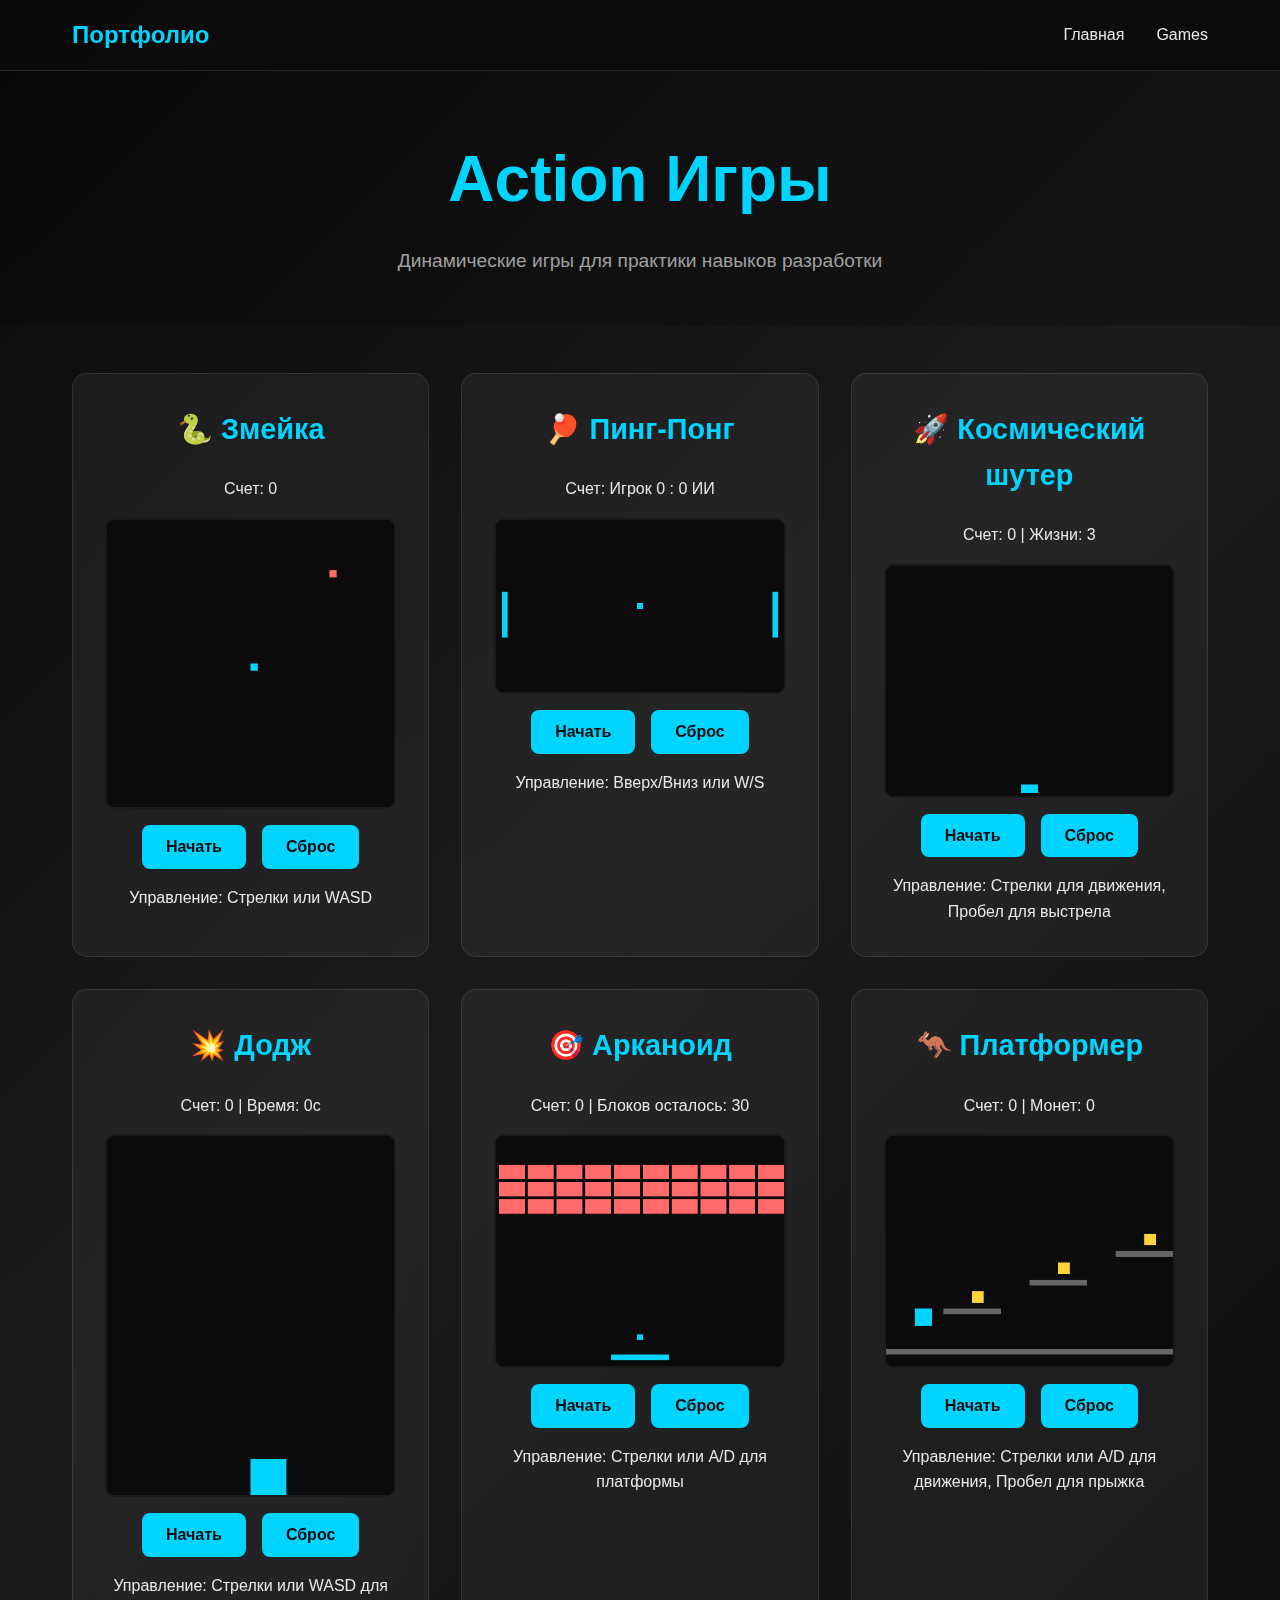
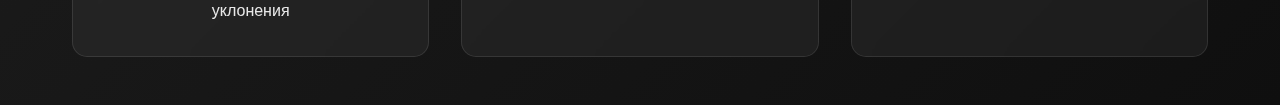
<file: games.html>
<!DOCTYPE html>
<html lang="ru">
<head>
    <meta charset="UTF-8">
    <meta name="viewport" content="width=device-width, initial-scale=1.0">
    <title>Игры - Портфолио</title>
    <link rel="stylesheet" href="styles.css">
    <link rel="stylesheet" href="games-styles.css">
</head>
<body>
    <!-- Навигация -->
    <nav class="nav">
        <div class="nav-container">
            <a href="index.html" class="nav-logo">Портфолио</a>
            <div class="nav-links">
                <a href="index.html" class="nav-link">Главная</a>
                <a href="games.html" class="nav-link">Games</a>
            </div>
        </div>
    </nav>

    <!-- Заголовок страницы игр -->
    <section class="games-header">
        <div class="games-header-container">
            <h1>Action Игры</h1>
            <p>Динамические игры для практики навыков разработки</p>
        </div>
    </section>

    <!-- Контейнер с играми -->
    <main class="games-container">
        <!-- Игра 1: Змейка -->
        <div class="game-card">
            <h2>🐍 Змейка</h2>
            <div class="game-content">
                <p>Счет: <span id="snakeScore">0</span></p>
                <canvas id="snakeCanvas" width="400" height="400"></canvas>
                <div class="game-controls">
                    <button onclick="startSnake()">Начать</button>
                    <button onclick="resetSnake()">Сброс</button>
                </div>
                <p>Управление: Стрелки или WASD</p>
            </div>
        </div>

        <!-- Игра 2: Пинг-Понг -->
        <div class="game-card">
            <h2>🏓 Пинг-Понг</h2>
            <div class="game-content">
                <p>Счет: Игрок <span id="pongPlayerScore">0</span> : <span id="pongAIScore">0</span> ИИ</p>
                <canvas id="pongCanvas" width="500" height="300"></canvas>
                <div class="game-controls">
                    <button onclick="startPong()">Начать</button>
                    <button onclick="resetPong()">Сброс</button>
                </div>
                <p>Управление: Вверх/Вниз или W/S</p>
            </div>
        </div>

        <!-- Игра 3: Космический шутер -->
        <div class="game-card">
            <h2>🚀 Космический шутер</h2>
            <div class="game-content">
                <p>Счет: <span id="shooterScore">0</span> | Жизни: <span id="shooterLives">3</span></p>
                <canvas id="shooterCanvas" width="500" height="400"></canvas>
                <div class="game-controls">
                    <button onclick="startShooter()">Начать</button>
                    <button onclick="resetShooter()">Сброс</button>
                </div>
                <p>Управление: Стрелки для движения, Пробел для выстрела</p>
            </div>
        </div>

        <!-- Игра 4: Додж (Уклонение) -->
        <div class="game-card">
            <h2>💥 Додж</h2>
            <div class="game-content">
                <p>Счет: <span id="dodgeScore">0</span> | Время: <span id="dodgeTime">0</span>с</p>
                <canvas id="dodgeCanvas" width="400" height="500"></canvas>
                <div class="game-controls">
                    <button onclick="startDodge()">Начать</button>
                    <button onclick="resetDodge()">Сброс</button>
                </div>
                <p>Управление: Стрелки или WASD для уклонения</p>
            </div>
        </div>

        <!-- Игра 5: Арканоид -->
        <div class="game-card">
            <h2>🎯 Арканоид</h2>
            <div class="game-content">
                <p>Счет: <span id="breakoutScore">0</span> | Блоков осталось: <span id="breakoutBlocks">30</span></p>
                <canvas id="breakoutCanvas" width="500" height="400"></canvas>
                <div class="game-controls">
                    <button onclick="startBreakout()">Начать</button>
                    <button onclick="resetBreakout()">Сброс</button>
                </div>
                <p>Управление: Стрелки или A/D для платформы</p>
            </div>
        </div>

        <!-- Игра 6: Платформер -->
        <div class="game-card">
            <h2>🦘 Платформер</h2>
            <div class="game-content">
                <p>Счет: <span id="platformerScore">0</span> | Монет: <span id="platformerCoins">0</span></p>
                <canvas id="platformerCanvas" width="500" height="400"></canvas>
                <div class="game-controls">
                    <button onclick="startPlatformer()">Начать</button>
                    <button onclick="resetPlatformer()">Сброс</button>
                </div>
                <p>Управление: Стрелки или A/D для движения, Пробел для прыжка</p>
            </div>
        </div>
    </main>

    <script src="games-script.js"></script>
</body>
</html>
</file>
<file: styles.css>
:root {
    --accent: #00d4ff;
    --bg-dark: #0b0b0b;
    --text-light: #e8e8e8;
    --text-muted: #a0a0a0;
}

* {
    margin: 0;
    padding: 0;
    box-sizing: border-box;
}

body {
    font-family: -apple-system, BlinkMacSystemFont, 'Segoe UI', Roboto, Oxygen, Ubuntu, Cantarell, sans-serif;
    background: linear-gradient(135deg, #0b0b0b 0%, #1a1a1a 50%, #0f0f0f 100%);
    color: var(--text-light);
    min-height: 100vh;
    line-height: 1.6;
    overflow-x: hidden;
}

/* Навигация */
.nav {
    position: fixed;
    top: 0;
    left: 0;
    right: 0;
    background: rgba(11, 11, 11, 0.8);
    backdrop-filter: blur(10px);
    z-index: 1000;
    padding: 1rem 0;
    border-bottom: 1px solid rgba(255, 255, 255, 0.1);
}

.nav-container {
    max-width: 1200px;
    margin: 0 auto;
    padding: 0 2rem;
    display: flex;
    justify-content: space-between;
    align-items: center;
}

.nav-logo {
    font-size: 1.5rem;
    font-weight: 700;
    color: var(--accent);
    text-decoration: none;
    transition: transform 0.3s ease;
}

.nav-logo:hover {
    transform: scale(1.05);
}

.nav-links {
    display: flex;
    gap: 2rem;
}

.nav-link {
    color: var(--text-light);
    text-decoration: none;
    font-weight: 500;
    transition: color 0.3s ease;
    position: relative;
}

.nav-link::after {
    content: '';
    position: absolute;
    bottom: -5px;
    left: 0;
    width: 0;
    height: 2px;
    background: var(--accent);
    transition: width 0.3s ease;
}

.nav-link:hover {
    color: var(--accent);
}

.nav-link:hover::after {
    width: 100%;
}

/* =========================
   Hero-секция + Космический фон
   ========================= */
.hero {
    min-height: 100vh;
    display: flex;
    align-items: center;
    justify-content: center;
    padding: 8rem 2rem 4rem;
    position: relative;
    overflow: hidden;

    /* базовый космический градиент */
    background: radial-gradient(1200px 800px at 50% 30%, #0b1630 0%, #02040a 55%, #000 100%);
}

/* мягкая подсветка поверх космоса (но под текстом) */
.hero::before {
    content: '';
    position: absolute;
    inset: -10%;
    background:
        radial-gradient(circle at 50% 35%, rgba(0, 212, 255, 0.08) 0%, transparent 55%),
        radial-gradient(circle at 20% 80%, rgba(120, 80, 255, 0.07) 0%, transparent 60%),
        radial-gradient(circle at 80% 75%, rgba(255, 120, 120, 0.05) 0%, transparent 55%);
    pointer-events: none;
    z-index: 1;
    animation: pulse 6s ease-in-out infinite;
}

/* Сцена космоса (контейнер для canvas и спрайтов) */
#spaceScene {
    position: absolute;
    inset: 0;
    z-index: 0;
    pointer-events: none;

    /* плавное "скольжение" фона при движении курсора (JS меняет transform) */
    will-change: transform;
    transition: transform 220ms ease-out;
}

/* canvas со звёздами */
#spaceCanvas {
    position: absolute;
    inset: 0;
    width: 100%;
    height: 100%;
    pointer-events: none;
    z-index: 1;
}

/*
  ВАЖНО: чтобы вращение не конфликтовало с JS-перемещением,
  используем ОБЁРТКУ (позиционирует JS) и ВНУТРЕННЮЮ КАРТИНКУ (крутит CSS):

  <div class="space-sprite space-sprite--planet spin-cw">
    <img class="space-sprite__img" id="earth" src="...">
  </div>
*/
.space-sprite {
    position: absolute;
    left: 0;
    top: 0;

    width: var(--size, 240px);
    height: var(--size, 240px);

    opacity: 0;
    transform: translate3d(-9999px, -9999px, 0);

    will-change: transform, opacity;
    pointer-events: none;
    z-index: 2;
}

.space-ready .space-sprite {
    opacity: var(--opacity, 0.92);
}

/* внутренняя картинка — можно крутить независимо */
.space-sprite__img {
    width: 100%;
    height: 100%;
    display: block;
    transform-origin: 50% 50%;

    /* чуть "фотореалистичнее" */
    filter: saturate(1.06) contrast(1.06);
    will-change: transform, filter;
}

/* типы (слои) */
.space-sprite--nebula { z-index: 0; }
.space-sprite--galaxy { z-index: 2; }
.space-sprite--planet { z-index: 3; }

/* фон-туманности НЕ вращаем */
.space-sprite--nebula .space-sprite__img {
    animation: none !important;
    opacity: var(--opacity, 0.28);
    filter: saturate(1.08) contrast(1.05) blur(0.2px);
}

/* свечения/подсветка при "hover" (обычно JS усиливает filter, но базу задаём здесь) */
.space-sprite--planet .space-sprite__img,
.space-sprite--galaxy .space-sprite__img {
    filter: saturate(1.06) contrast(1.06)
            drop-shadow(0 0 18px rgba(140, 190, 255, 0.12));
}

/* вращение: по/против часовой */
@keyframes spinCW { from { transform: rotate(0deg); } to { transform: rotate(360deg); } }
@keyframes spinCCW { from { transform: rotate(0deg); } to { transform: rotate(-360deg); } }

.spin-cw  .space-sprite__img { animation: spinCW  var(--spin, 220s) linear infinite; }
.spin-ccw .space-sprite__img { animation: spinCCW var(--spin, 220s) linear infinite; }

/* Индивидуальные скорости (разные у каждого объекта) */
/* Планеты */
#moon   { --spin: 260s; }
#sun    { --spin: 320s; }
#earth  { --spin: 210s; }
#saturn { --spin: 280s; }
#jupiter{ --spin: 240s; }
#pluton { --spin: 340s; }
#mars   { --spin: 230s; }
#venera { --spin: 250s; }
#neptun { --spin: 300s; }

/* Галактики/чёрные дыры */
#galaxy1 { --spin: 420s; }
#galaxy2 { --spin: 380s; }
#galaxy3 { --spin: 460s; }
#galaxy4 { --spin: 400s; }

/* Туманности (фон) */
#nebula1, #nebula2, #nebula3 { --spin: 0s; }

/* Контент hero поверх фона */
.hero-container {
    max-width: 800px;
    text-align: center;
    position: relative;
    z-index: 2;
}

/* страховка: любые прямые дети hero (кроме #spaceScene) — поверх */
.hero > :not(#spaceScene) {
    position: relative;
    z-index: 2;
}

@keyframes pulse {
    0%, 100% {
        transform: scale(1);
        opacity: 0.55;
    }
    50% {
        transform: scale(1.12);
        opacity: 0.35;
    }
}

/* Текст/кнопки hero */
.hero-title {
    font-size: clamp(3rem, 8vw, 5rem);
    font-weight: 800;
    margin-bottom: 1.5rem;
    background: linear-gradient(135deg, var(--text-light) 0%, var(--accent) 100%);
    -webkit-background-clip: text;
    -webkit-text-fill-color: transparent;
    background-clip: text;
    opacity: 0;
    transform: translateY(30px);
    animation: fadeInUp 0.8s ease forwards;
}

.hero-bio {
    font-size: clamp(1rem, 2vw, 1.25rem);
    color: var(--text-muted);
    margin-bottom: 2rem;
    line-height: 1.8;
    opacity: 0;
    transform: translateY(30px);
    animation: fadeInUp 0.8s ease 0.2s forwards;
}

.hero-subtitle {
    font-size: clamp(1.5rem, 4vw, 2rem);
    font-weight: 600;
    color: var(--accent);
    margin-bottom: 2.5rem;
    opacity: 0;
    transform: translateY(30px);
    animation: fadeInUp 0.8s ease 0.4s forwards;
}

.cta-button {
    padding: 1rem 2.5rem;
    font-size: 1.1rem;
    font-weight: 600;
    background: transparent;
    color: var(--accent);
    border: 2px solid var(--accent);
    border-radius: 50px;
    cursor: pointer;
    transition: all 0.3s ease;
    opacity: 0;
    transform: translateY(30px);
    animation: fadeInUp 0.8s ease 0.6s forwards;
    position: relative;
    overflow: hidden;
}

.cta-button::before {
    content: '';
    position: absolute;
    top: 50%;
    left: 50%;
    width: 0;
    height: 0;
    border-radius: 50%;
    background: var(--accent);
    transform: translate(-50%, -50%);
    transition: width 0.6s ease, height 0.6s ease;
    z-index: -1;
}

.cta-button:hover {
    color: var(--bg-dark);
    transform: translateY(-2px);
    box-shadow: 0 10px 30px rgba(0, 212, 255, 0.3);
}

.cta-button:hover::before {
    width: 300px;
    height: 300px;
}

.cta-button:active {
    transform: translateY(0);
}

@keyframes fadeInUp {
    to {
        opacity: 1;
        transform: translateY(0);
    }
}

/* Секция Games */
.games-section {
    padding: 6rem 2rem;
    background: rgba(0, 0, 0, 0.4);
    position: relative;
    overflow: hidden;
}

.games-section::before {
    content: '';
    position: absolute;
    inset: 0;
    background: radial-gradient(circle at 50% 50%, rgba(0, 212, 255, 0.15) 0%, transparent 70%);
    pointer-events: none;
}

.games-section-container {
    max-width: 800px;
    margin: 0 auto;
    text-align: center;
    position: relative;
    z-index: 1;
}

.games-section-title {
    font-size: clamp(2.5rem, 6vw, 4rem);
    font-weight: 800;
    margin-bottom: 1.5rem;
    color: var(--accent);
    text-shadow: 0 0 30px rgba(0, 212, 255, 0.5);
    animation: pulseGlow 2s ease-in-out infinite;
}

@keyframes pulseGlow {
    0%, 100% { text-shadow: 0 0 30px rgba(0, 212, 255, 0.5); }
    50% { text-shadow: 0 0 50px rgba(0, 212, 255, 0.8); }
}

.games-section-description {
    font-size: clamp(1rem, 2vw, 1.3rem);
    color: var(--text-muted);
    margin-bottom: 2.5rem;
    line-height: 1.8;
}

.games-section-button {
    display: inline-block;
    padding: 1.2rem 3rem;
    font-size: 1.2rem;
    font-weight: 700;
    background: var(--accent);
    color: var(--bg-dark);
    text-decoration: none;
    border-radius: 50px;
    transition: all 0.3s ease;
    box-shadow: 0 5px 25px rgba(0, 212, 255, 0.4);
    position: relative;
    overflow: hidden;
}

.games-section-button::before {
    content: '';
    position: absolute;
    top: 50%;
    left: 50%;
    width: 0;
    height: 0;
    border-radius: 50%;
    background: rgba(255, 255, 255, 0.3);
    transform: translate(-50%, -50%);
    transition: width 0.6s ease, height 0.6s ease;
    z-index: 0;
}

.games-section-button:hover {
    transform: translateY(-3px);
    box-shadow: 0 10px 40px rgba(0, 212, 255, 0.6);
}

.games-section-button:hover::before {
    width: 400px;
    height: 400px;
}

.games-section-button:active {
    transform: translateY(-1px);
}

/* Форма обратной связи */
.contact {
    padding: 5rem 2rem;
    background: rgba(0, 0, 0, 0.3);
}

.contact-container {
    max-width: 600px;
    margin: 0 auto;
}

.contact-title {
    font-size: 2.5rem;
    text-align: center;
    margin-bottom: 3rem;
    color: var(--accent);
}

.contact-form {
    display: flex;
    flex-direction: column;
    gap: 1.5rem;
}

.contact-input,
.contact-textarea {
    padding: 1rem 1.5rem;
    background: rgba(255, 255, 255, 0.05);
    border: 1px solid rgba(255, 255, 255, 0.1);
    border-radius: 10px;
    color: var(--text-light);
    font-size: 1rem;
    font-family: inherit;
    transition: all 0.3s ease;
}

.contact-input::placeholder,
.contact-textarea::placeholder {
    color: var(--text-muted);
}

.contact-input:focus,
.contact-textarea:focus {
    outline: none;
    border-color: var(--accent);
    background: rgba(255, 255, 255, 0.08);
    box-shadow: 0 0 20px rgba(0, 212, 255, 0.2);
}

.contact-textarea {
    resize: vertical;
    min-height: 120px;
}

.contact-submit {
    padding: 1rem 2rem;
    font-size: 1.1rem;
    font-weight: 600;
    background: var(--accent);
    color: var(--bg-dark);
    border: none;
    border-radius: 50px;
    cursor: pointer;
    transition: all 0.3s ease;
    align-self: center;
    min-width: 200px;
}

.contact-submit:hover {
    transform: translateY(-2px);
    box-shadow: 0 10px 30px rgba(0, 212, 255, 0.4);
}

.contact-submit:active {
    transform: translateY(0);
}

/* Адаптивность */
@media (max-width: 768px) {
    .nav-container { padding: 0 1rem; }
    .nav-links { gap: 1rem; }

    .hero { padding: 6rem 1rem 3rem; }

    .games-section { padding: 4rem 1rem; }
    .contact { padding: 3rem 1rem; }

    .contact-title { font-size: 2rem; }
}

@media (max-width: 480px) {
    .nav-logo { font-size: 1.2rem; }
    .nav-link { font-size: 0.9rem; }

    .cta-button {
        padding: 0.8rem 2rem;
        font-size: 1rem;
    }
}

/* Уважение к настройкам уменьшения анимации */
@media (prefers-reduced-motion: reduce) {
    .hero::before { animation: none; }
    .games-section-title { animation: none; }

    #spaceScene { transition: none; }
    .spin-cw .space-sprite__img,
    .spin-ccw .space-sprite__img { animation: none !important; }
}
</file>
<file: games-styles.css>
/* Заголовок страницы игр */
.games-header {
    padding: 8rem 2rem 3rem;
    text-align: center;
    background: rgba(0, 0, 0, 0.2);
}

.games-header-container h1 {
    font-size: clamp(2.5rem, 6vw, 4rem);
    margin-bottom: 1rem;
    color: var(--accent);
}

.games-header-container p {
    font-size: 1.2rem;
    color: var(--text-muted);
}

/* Контейнер с играми */
.games-container {
    max-width: 1200px;
    margin: 0 auto;
    padding: 3rem 2rem;
    display: grid;
    grid-template-columns: repeat(auto-fit, minmax(350px, 1fr));
    gap: 2rem;
}

/* Карточка игры */
.game-card {
    background: rgba(255, 255, 255, 0.05);
    border: 1px solid rgba(255, 255, 255, 0.1);
    border-radius: 15px;
    padding: 2rem;
    transition: all 0.3s ease;
    backdrop-filter: blur(10px);
}

.game-card:hover {
    transform: translateY(-5px);
    border-color: var(--accent);
    box-shadow: 0 10px 30px rgba(0, 212, 255, 0.2);
}

.game-card h2 {
    font-size: 1.8rem;
    margin-bottom: 1.5rem;
    color: var(--accent);
    text-align: center;
}

.game-content {
    display: flex;
    flex-direction: column;
    gap: 1rem;
}

.game-content p {
    color: var(--text-light);
    line-height: 1.6;
    font-size: 1rem;
    text-align: center;
}

/* Стили для canvas */
.game-content canvas {
    width: 100%;
    max-width: 100%;
    border: 2px solid rgba(255, 255, 255, 0.1);
    border-radius: 10px;
    background: #000;
    display: block;
    margin: 0 auto;
}

.game-controls {
    display: flex;
    gap: 1rem;
    justify-content: center;
    flex-wrap: wrap;
}

.game-content button {
    padding: 0.8rem 1.5rem;
    background: var(--accent);
    color: var(--bg-dark);
    border: none;
    border-radius: 8px;
    font-size: 1rem;
    font-weight: 600;
    cursor: pointer;
    transition: all 0.3s ease;
    font-family: inherit;
}

.game-content button:hover {
    transform: translateY(-2px);
    box-shadow: 0 5px 15px rgba(0, 212, 255, 0.3);
}

.game-content button:active {
    transform: translateY(0);
}

.secondary-btn {
    background: transparent !important;
    color: var(--accent) !important;
    border: 2px solid var(--accent) !important;
}

.secondary-btn:hover {
    background: var(--accent) !important;
    color: var(--bg-dark) !important;
}

/* Адаптивность */
@media (max-width: 768px) {
    .games-container {
        grid-template-columns: 1fr;
        padding: 2rem 1rem;
    }

    .game-card {
        padding: 1.5rem;
    }

    .game-content canvas {
        width: 100%;
        height: auto;
    }

    .game-controls {
        flex-direction: column;
    }

    .game-controls button {
        width: 100%;
    }
}

@media (max-width: 480px) {
    .games-header {
        padding: 6rem 1rem 2rem;
    }
}
</file>
